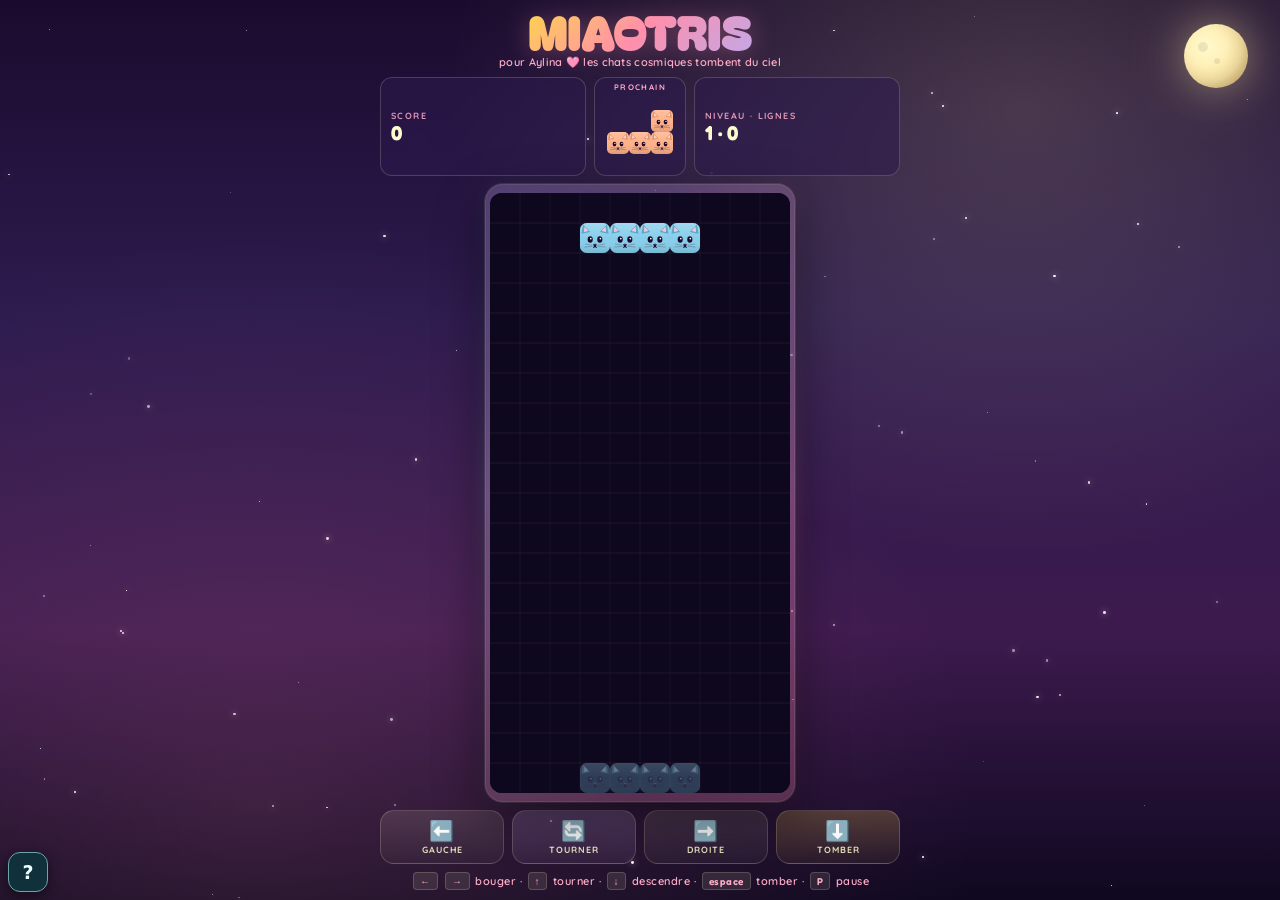
<file: index.html>
<!doctype html>
<html lang="fr">
<head>
<meta name="description" content="Miaotris — jeu d'arcade félin inspiré de Tetris · Studio Niko Design">
<meta charset="utf-8">
<meta name="viewport" content="width=device-width, initial-scale=1, viewport-fit=cover, user-scalable=no">
<meta name="theme-color" content="#1a0b2e">
<title>MIAOTRIS — Pour Aylina 🌙</title>
<link rel="preconnect" href="https://fonts.googleapis.com">
<link rel="preconnect" href="https://fonts.gstatic.com" crossorigin>
<link href="https://fonts.googleapis.com/css2?family=Bagel+Fat+One&family=Fredoka:wght@500;600;700&family=Quicksand:wght@500;600;700&display=swap" rel="stylesheet">
<style>
:root{
  --night-1:#1a0b2e;
  --night-2:#2d1b4e;
  --night-3:#3d1a4e;
  --night-4:#0f0820;
  --moon:#fffacd;
  --moon-glow:#ffe9a8;
  --pink:#ff8fab;
  --pink-soft:#ffacc7;
  --mint:#a5f3d0;
  --sky:#87ceeb;
  --gold:#ffd54f;
  --lav:#c4a7e7;
  --peach:#ffb088;
  --coral:#ff8a80;
  --ink:#1a0b2e;
  --paper:#fffacd;
  --line:rgba(255,250,205,.18);
  --grid:rgba(255,250,205,.08);
}

*{box-sizing:border-box;margin:0;padding:0;-webkit-tap-highlight-color:transparent;-webkit-touch-callout:none}
html,body{
  height:100%;
  width:100%;
  overflow:hidden;
  overscroll-behavior:none;
  position:fixed;
  inset:0;
  -webkit-user-select:none;user-select:none;
  touch-action:none;
}

body{
  font-family:'Quicksand',system-ui,sans-serif;
  color:var(--paper);
  background:
    radial-gradient(ellipse at 80% 12%, rgba(255,234,168,.18), transparent 40%),
    radial-gradient(ellipse at 20% 90%, rgba(255,143,171,.14), transparent 50%),
    linear-gradient(180deg, var(--night-1) 0%, var(--night-2) 35%, var(--night-3) 70%, var(--night-4) 100%);
  padding:env(safe-area-inset-top) env(safe-area-inset-right) env(safe-area-inset-bottom) env(safe-area-inset-left);
  display:flex;flex-direction:column;
}

/* ETOILES SCINTILLANTES */
.stars{position:fixed;inset:0;pointer-events:none;z-index:0;overflow:hidden}
.star{position:absolute;background:#fff;border-radius:50%;box-shadow:0 0 6px rgba(255,255,255,.8);animation:twinkle linear infinite}
@keyframes twinkle{
  0%,100%{opacity:.2;transform:scale(.8)}
  50%{opacity:1;transform:scale(1.2)}
}

/* LUNE */
.moon{
  position:fixed;top:24px;right:32px;width:64px;height:64px;
  border-radius:50%;
  background:radial-gradient(circle at 35% 35%, var(--moon) 0%, var(--moon-glow) 60%, #d4a85f 100%);
  box-shadow:0 0 40px rgba(255,234,168,.4), 0 0 80px rgba(255,234,168,.2), inset -8px -8px 16px rgba(0,0,0,.15);
  z-index:1;
  animation:moonFloat 12s ease-in-out infinite;
}
@keyframes moonFloat{
  0%,100%{transform:translateY(0) rotate(0deg)}
  50%{transform:translateY(-8px) rotate(3deg)}
}
.moon::before,.moon::after{
  content:'';position:absolute;border-radius:50%;background:rgba(0,0,0,.08);
}
.moon::before{width:10px;height:10px;top:18px;left:14px}
.moon::after{width:6px;height:6px;top:34px;left:30px}

/* SHELL */
.app{
  position:relative;z-index:2;
  display:flex;flex-direction:column;align-items:center;
  flex:1 1 auto;
  width:100%;height:100%;min-height:0;
  padding:8px 10px 10px;
  gap:8px;
  overflow:hidden;
}

header{
  text-align:center;
  display:flex;flex-direction:column;align-items:center;gap:0;
  flex:0 0 auto;
}
h1{
  font-family:'Bagel Fat One',cursive;
  font-size:clamp(28px,7vw,46px);
  letter-spacing:1px;
  line-height:1;
  background:linear-gradient(135deg,#ffd54f 0%,#ff8fab 50%,#c4a7e7 100%);
  -webkit-background-clip:text;background-clip:text;
  -webkit-text-fill-color:transparent;
  filter:drop-shadow(0 2px 12px rgba(255,143,171,.3));
  animation:titleWiggle 6s ease-in-out infinite;
}
@keyframes titleWiggle{
  0%,100%{transform:rotate(-1deg)}
  50%{transform:rotate(1deg)}
}
.tag{
  font-family:'Quicksand',sans-serif;
  font-weight:600;font-size:11px;
  color:var(--pink-soft);
  letter-spacing:.3px;
  margin-top:1px;
}
.tag .heart{display:inline-block;animation:beat 1.4s ease-in-out infinite}
@keyframes beat{0%,100%{transform:scale(1)}30%{transform:scale(1.25)}}

/* HUD */
.hud{
  display:grid;grid-template-columns:1fr auto 1fr;
  gap:8px;width:100%;max-width:520px;align-items:stretch;
  flex:0 0 auto;
}
.stat{
  background:rgba(45,27,78,.55);
  backdrop-filter:blur(8px);-webkit-backdrop-filter:blur(8px);
  border:1px solid var(--line);
  border-radius:12px;
  padding:6px 10px;
  display:flex;flex-direction:column;justify-content:center;
}
.stat .label{
  font-size:9px;text-transform:uppercase;letter-spacing:1.4px;
  color:var(--pink-soft);font-weight:700;opacity:.85;
}
.stat .value{
  font-family:'Fredoka',sans-serif;font-weight:700;
  font-size:20px;color:var(--paper);line-height:1;margin-top:2px;
}
.next-wrap{
  display:flex;flex-direction:column;align-items:center;
  background:rgba(45,27,78,.55);
  border:1px solid var(--line);border-radius:12px;
  padding:4px 6px;
  backdrop-filter:blur(8px);-webkit-backdrop-filter:blur(8px);
}
.next-wrap .label{
  font-size:8px;text-transform:uppercase;letter-spacing:1.4px;
  color:var(--pink-soft);font-weight:700;
}
#nextCanvas{display:block;margin-top:1px;border-radius:6px}

/* JEU */
.board-wrap{
  position:relative;
  border-radius:18px;
  padding:5px;
  background:linear-gradient(160deg,rgba(196,167,231,.25),rgba(255,143,171,.2));
  box-shadow:0 16px 50px rgba(0,0,0,.45), 0 0 0 1px rgba(255,250,205,.12), inset 0 0 0 1px rgba(255,250,205,.08);
  flex:1 1 auto;
  display:flex;align-items:center;justify-content:center;
  min-height:0;
}
.board-wrap::before{
  content:'';position:absolute;inset:-2px;border-radius:20px;
  background:conic-gradient(from 0deg,transparent 0%,rgba(255,143,171,.4) 25%,transparent 50%,rgba(135,206,235,.4) 75%,transparent 100%);
  z-index:-1;filter:blur(8px);opacity:.5;
  animation:rotate 18s linear infinite;
}
@keyframes rotate{to{transform:rotate(360deg)}}
#gameCanvas{
  display:block;border-radius:12px;
  background:
    linear-gradient(180deg,rgba(15,8,32,.85),rgba(26,11,46,.95));
  box-shadow:inset 0 4px 20px rgba(0,0,0,.5);
  touch-action:none;
}

/* CONTROLES TACTILES */
.controls{
  display:grid;grid-template-columns:repeat(4,1fr);
  gap:8px;width:100%;max-width:520px;
  flex:0 0 auto;
}
.btn{
  font-family:'Quicksand',sans-serif;font-weight:700;
  font-size:13px;letter-spacing:.5px;
  background:linear-gradient(180deg,rgba(255,250,205,.12),rgba(255,250,205,.04));
  color:var(--paper);
  border:1.5px solid var(--line);
  border-radius:14px;
  padding:10px 4px 8px;
  display:flex;flex-direction:column;align-items:center;justify-content:center;gap:3px;
  cursor:pointer;
  user-select:none;-webkit-user-select:none;
  touch-action:manipulation;
  transition:transform .08s ease, background .15s ease, box-shadow .15s ease;
  min-height:54px;
}
.btn .ico{font-size:20px;line-height:1}
.btn .lbl{font-size:9px;opacity:.85;text-transform:uppercase;letter-spacing:1px}
.btn:active{
  transform:scale(.94);
  background:linear-gradient(180deg,rgba(255,143,171,.3),rgba(196,167,231,.2));
  box-shadow:0 0 24px rgba(255,143,171,.35);
}
.btn[data-key="rotate"]{background:linear-gradient(180deg,rgba(196,167,231,.25),rgba(196,167,231,.08))}
.btn[data-key="drop"]{background:linear-gradient(180deg,rgba(255,213,79,.22),rgba(255,213,79,.06))}

/* PAUSE / GAME OVER MODAL */
.modal{
  position:fixed;inset:0;display:flex;align-items:center;justify-content:center;
  background:rgba(15,8,32,.78);backdrop-filter:blur(10px);-webkit-backdrop-filter:blur(10px);
  z-index:50;
  opacity:0;pointer-events:none;
  transition:opacity .3s ease;
  padding:20px;
  overflow-y:auto;
  touch-action:pan-y;
  -webkit-overflow-scrolling:touch;
}
.modal.show{opacity:1;pointer-events:auto}
.card{
  background:linear-gradient(180deg,rgba(61,26,78,.95),rgba(45,27,78,.95));
  border:1.5px solid var(--line);
  border-radius:24px;padding:24px 22px;
  text-align:center;max-width:340px;width:100%;
  max-height:calc(100dvh - 40px);
  overflow-y:auto;
  touch-action:pan-y;
  -webkit-overflow-scrolling:touch;
  box-shadow:0 30px 80px rgba(0,0,0,.5);
  transform:scale(.9);transition:transform .35s cubic-bezier(.4,1.5,.5,1);
}
.modal.show .card{transform:scale(1)}
.card h2{
  font-family:'Bagel Fat One',cursive;font-size:34px;line-height:1;
  background:linear-gradient(135deg,var(--gold) 0%,var(--pink) 60%,var(--lav) 100%);
  -webkit-background-clip:text;background-clip:text;-webkit-text-fill-color:transparent;
}
.card .stats-row{
  display:flex;justify-content:space-around;margin:18px 0;gap:12px;
}
.card .stats-row > div{flex:1}
.card .stats-row .label{font-size:10px;letter-spacing:1.5px;text-transform:uppercase;color:var(--pink-soft);font-weight:700}
.card .stats-row .value{font-family:'Fredoka',sans-serif;font-weight:700;font-size:24px;color:var(--paper)}
.card p{font-size:14px;color:var(--pink-soft);margin:8px 0 18px;font-weight:500}
.card .cats-sleep{font-size:38px;letter-spacing:6px;animation:zZz 2.4s ease-in-out infinite}
@keyframes zZz{0%,100%{opacity:.7}50%{opacity:1}}
.btn-primary{
  font-family:'Bagel Fat One',cursive;font-size:18px;
  background:linear-gradient(135deg,var(--pink) 0%,var(--gold) 100%);
  color:var(--ink);border:none;border-radius:14px;
  padding:14px 32px;cursor:pointer;
  box-shadow:0 8px 24px rgba(255,143,171,.4);
  transition:transform .12s ease;
  letter-spacing:1px;
}
.btn-primary:active{transform:scale(.95)}

/* AIDE TOUCHE CLAVIER (desktop uniquement) */
.kbd-hint{
  display:none;font-size:11px;color:var(--pink-soft);
  text-align:center;font-weight:600;letter-spacing:.5px;
  flex:0 0 auto;
}
.kbd-hint kbd{
  display:inline-block;padding:2px 6px;margin:0 2px;
  background:rgba(255,250,205,.1);border:1px solid var(--line);
  border-radius:4px;font-family:'Fredoka';font-size:10px;
}

/* SCORE FLOAT */
.score-float{
  position:absolute;font-family:'Bagel Fat One',cursive;font-size:24px;
  color:var(--gold);text-shadow:0 2px 8px rgba(0,0,0,.6);
  pointer-events:none;z-index:5;
  animation:floatUp 1.2s cubic-bezier(.2,.8,.2,1) forwards;
}
@keyframes floatUp{
  0%{opacity:0;transform:translateY(0) scale(.8)}
  20%{opacity:1;transform:translateY(-15px) scale(1.1)}
  100%{opacity:0;transform:translateY(-80px) scale(.9)}
}

/* PETITS ECRANS */
@media (max-height:700px){
  .app{padding:6px 8px 8px;gap:6px}
  h1{font-size:clamp(24px,6vw,38px)}
  .tag{font-size:10px}
  .stat{padding:5px 8px;border-radius:10px}
  .stat .value{font-size:17px}
  .btn{min-height:48px;padding:8px 4px 6px}
  .btn .ico{font-size:18px}
  .btn .lbl{font-size:8px}
  .moon{width:42px;height:42px;top:10px;right:12px}
}
@media (max-width:380px){
  .moon{width:38px;height:38px;top:10px;right:10px}
  h1{font-size:30px}
  .btn .lbl{display:none}
  .btn{min-height:48px}
  .btn .ico{font-size:22px}
}

@media (min-width:768px) and (min-height:720px){
  .kbd-hint{display:block}
}

/* PAUSED OVERLAY */
.paused-banner{
  position:absolute;inset:5px;display:flex;align-items:center;justify-content:center;
  background:rgba(26,11,46,.7);backdrop-filter:blur(4px);
  border-radius:12px;font-family:'Bagel Fat One',cursive;font-size:32px;
  color:var(--gold);letter-spacing:2px;
  opacity:0;pointer-events:none;transition:opacity .25s ease;
}
.paused-banner.show{opacity:1}
</style>

<link rel="manifest" href="manifest.json">
</head>
<body>

<div class="stars" id="stars"></div>
<div class="moon" aria-hidden="true"></div>

<div class="app">
  <header>
    <h1>MIAOTRIS</h1>
    <div class="tag">pour Aylina <span class="heart">🩷</span> les chats cosmiques tombent du ciel</div>
  </header>

  <div class="hud">
    <div class="stat">
      <span class="label">Score</span>
      <span class="value" id="score">0</span>
    </div>
    <div class="next-wrap">
      <span class="label">Prochain</span>
      <canvas id="nextCanvas" width="80" height="80"></canvas>
    </div>
    <div class="stat">
      <span class="label">Niveau · Lignes</span>
      <span class="value"><span id="level">1</span> · <span id="lines">0</span></span>
    </div>
  </div>

  <div class="board-wrap" id="boardWrap">
    <canvas id="gameCanvas" width="300" height="600"></canvas>
    <div class="paused-banner" id="pausedBanner">PAUSE 😺</div>
  </div>

  <div class="controls">
    <button class="btn" data-key="left" aria-label="Gauche">
      <span class="ico">⬅️</span><span class="lbl">Gauche</span>
    </button>
    <button class="btn" data-key="rotate" aria-label="Tourner">
      <span class="ico">🔄</span><span class="lbl">Tourner</span>
    </button>
    <button class="btn" data-key="right" aria-label="Droite">
      <span class="ico">➡️</span><span class="lbl">Droite</span>
    </button>
    <button class="btn" data-key="drop" aria-label="Tomber">
      <span class="ico">⬇️</span><span class="lbl">Tomber</span>
    </button>
  </div>

  <div class="kbd-hint">
    <kbd>←</kbd> <kbd>→</kbd> bouger · <kbd>↑</kbd> tourner · <kbd>↓</kbd> descendre · <kbd>espace</kbd> tomber · <kbd>P</kbd> pause
  </div>
</div>

<div class="modal" id="gameOverModal">
  <div class="card">
    <h2 id="goverTitle">Bonne nuit les chats !</h2>
    <div class="cats-sleep">😴😺💤</div>
    <div class="stats-row">
      <div><div class="label">Score</div><div class="value" id="finalScore">0</div></div>
      <div><div class="label">Lignes</div><div class="value" id="finalLines">0</div></div>
      <div><div class="label">Record</div><div class="value" id="bestScore">0</div></div>
    </div>
    <p id="goverSub">Les chats sont fatigués. Veux-tu rejouer&nbsp;?</p>
    <button class="btn-primary" id="restartBtn">REJOUER 🌙</button>
  </div>
</div>

<script>/* Studio Niko · helpers vague C */
window.safeStorage = window.safeStorage || (function(){var mem=new Map(),ls=null;try{ls=window.localStorage;var t='__niko__';ls.setItem(t,'1');ls.removeItem(t);}catch(e){ls=null;}
return{getItem:function(k){try{return ls?ls.getItem(k):(mem.has(k)?mem.get(k):null);}catch(e){return mem.has(k)?mem.get(k):null;}},
setItem:function(k,v){try{if(ls){ls.setItem(k,String(v));return;}}catch(e){}mem.set(k,String(v));},
removeItem:function(k){try{if(ls)ls.removeItem(k);}catch(e){}mem.delete(k);},
clear:function(){try{if(ls)ls.clear();}catch(e){}mem.clear();},
key:function(i){try{if(ls)return ls.key(i);}catch(e){}var a=Array.from(mem.keys());return i<a.length?a[i]:null;},
get length(){try{if(ls)return ls.length;}catch(e){}return mem.size;}};})();
window.nikoFetch = window.nikoFetch || function(url,opts){function xhr(){opts=opts||{};return new Promise(function(res,rej){var x=new XMLHttpRequest();x.open((opts.method||'GET'),url,true);if(opts.headers){Object.keys(opts.headers).forEach(function(h){try{x.setRequestHeader(h,opts.headers[h]);}catch(e){}});}x.onload=function(){res({ok:x.status>=200&&x.status<300,status:x.status,statusText:x.statusText,url:url,text:function(){return Promise.resolve(x.responseText);},json:function(){return Promise.resolve(JSON.parse(x.responseText));},headers:{get:function(n){return x.getResponseHeader(n);}}});};x.onerror=function(){rej(new TypeError('Network request failed'));};x.send(opts.body||null);});}
if(window.fetch){return window.fetch(url,opts).catch(function(){return xhr();});}return xhr();};
</script>
<script>
'use strict';

/* ========================================================
   MIAOTRIS — Tetris cosmique pour Aylina
   Single-file HTML, canvas custom, Web Audio synth
   Studio Niko Design · Pour la fille de Niko
   ======================================================== */

/* --- safeStorage wrapper (incognito/iframe tolerant) --- */
const safeStorage = (() => {
  try { safeStorage.setItem('__t','1'); safeStorage.removeItem('__t'); return safeStorage; }
  catch(e){ const m={}; return { getItem:k=>m[k]??null, setItem:(k,v)=>{m[k]=String(v)}, removeItem:k=>{delete m[k]} }; }
})();

/* --- ETOILES BACKGROUND --- */
function buildStars(){
  const wrap = document.getElementById('stars');
  const frag = document.createDocumentFragment();
  const N = 80;
  for (let i=0;i<N;i++){
    const s = document.createElement('div');
    s.className = 'star';
    const size = Math.random()*2.4 + .6;
    s.style.width = size+'px';
    s.style.height = size+'px';
    s.style.left = Math.random()*100+'%';
    s.style.top = Math.random()*100+'%';
    s.style.animationDuration = (1.5 + Math.random()*4)+'s';
    s.style.animationDelay = (Math.random()*4)+'s';
    s.style.opacity = .3 + Math.random()*.7;
    frag.appendChild(s);
  }
  wrap.appendChild(frag);
}

/* --- AUDIO SYNTH (Web Audio API) --- */
let audioCtx = null;
function ac(){
  if (!audioCtx){
    try { audioCtx = new (window.AudioContext||window.webkitAudioContext)(); }
    catch(e){ return null; }
  }
  if (audioCtx.state === 'suspended') audioCtx.resume();
  return audioCtx;
}
function tone({freq=440, freq2=null, dur=.15, type='sine', vol=.18, attack=.005, release=.08}={}){
  const c = ac(); if (!c) return;
  const o = c.createOscillator();
  const g = c.createGain();
  o.type = type;
  o.frequency.setValueAtTime(freq, c.currentTime);
  if (freq2) o.frequency.exponentialRampToValueAtTime(freq2, c.currentTime + dur);
  g.gain.setValueAtTime(0, c.currentTime);
  g.gain.linearRampToValueAtTime(vol, c.currentTime + attack);
  g.gain.linearRampToValueAtTime(0, c.currentTime + dur + release);
  o.connect(g); g.connect(c.destination);
  o.start(); o.stop(c.currentTime + dur + release + .02);
}
function sndMove(){ tone({freq:520, dur:.04, type:'triangle', vol:.08}); }
function sndRotate(){ tone({freq:760, freq2:980, dur:.08, type:'triangle', vol:.1}); }
function sndLock(){ tone({freq:220, freq2:160, dur:.1, type:'sine', vol:.14}); }
function sndMiaou(){
  // 2 tons "miaou"
  tone({freq:680, freq2:980, dur:.1, type:'sine', vol:.16});
  setTimeout(()=>tone({freq:880, freq2:520, dur:.18, type:'sine', vol:.18}), 90);
}
function sndTetris(){
  // Arpège majeur + miaou
  const notes = [523, 659, 784, 1047]; // C E G C
  notes.forEach((f,i)=> setTimeout(()=>tone({freq:f, dur:.12, type:'triangle', vol:.16}), i*70));
  setTimeout(sndMiaou, 320);
}
function sndGameOver(){
  const notes = [392, 349, 294, 220];
  notes.forEach((f,i)=> setTimeout(()=>tone({freq:f, dur:.22, type:'sine', vol:.16}), i*120));
}

/* --- TETROMINOES --- */
const TETROMINOES = {
  I: [[0,0,0,0],[1,1,1,1],[0,0,0,0],[0,0,0,0]],
  O: [[1,1],[1,1]],
  T: [[0,1,0],[1,1,1],[0,0,0]],
  L: [[0,0,1],[1,1,1],[0,0,0]],
  J: [[1,0,0],[1,1,1],[0,0,0]],
  S: [[0,1,1],[1,1,0],[0,0,0]],
  Z: [[1,1,0],[0,1,1],[0,0,0]]
};

/* --- PALETTE CHATS (7 couleurs harmonieuses nuit étoilée) --- */
const CAT = {
  I: { body:'#87ceeb', ear:'#5ba8c9', innerEar:'#ffc4d6', shadow:'rgba(0,0,0,.18)', name:'Sky'   },
  O: { body:'#ffd54f', ear:'#e0b13a', innerEar:'#ffd9ec', shadow:'rgba(0,0,0,.16)', name:'Honey' },
  T: { body:'#c4a7e7', ear:'#9d80c4', innerEar:'#ffd9ec', shadow:'rgba(0,0,0,.18)', name:'Mauve' },
  L: { body:'#ffb088', ear:'#e09269', innerEar:'#ffd0c4', shadow:'rgba(0,0,0,.16)', name:'Peach' },
  J: { body:'#ff8a80', ear:'#d96b62', innerEar:'#ffd0c4', shadow:'rgba(0,0,0,.18)', name:'Coral' },
  S: { body:'#a5f3d0', ear:'#7fc9a8', innerEar:'#ffd9ec', shadow:'rgba(0,0,0,.16)', name:'Mint'  },
  Z: { body:'#ffacc7', ear:'#d985a6', innerEar:'#ffe1ec', shadow:'rgba(0,0,0,.16)', name:'Rose'  }
};
const TYPES = Object.keys(TETROMINOES);

/* --- DESSIN D'UN CHAT (cellule) --- */
function drawCat(ctx, x, y, size, type, blink=false){
  const p = CAT[type];
  const r = size*0.22;
  // Body rounded square
  ctx.fillStyle = p.body;
  ctx.beginPath();
  ctx.moveTo(x+r, y);
  ctx.arcTo(x+size, y, x+size, y+size, r);
  ctx.arcTo(x+size, y+size, x, y+size, r);
  ctx.arcTo(x, y+size, x, y, r);
  ctx.arcTo(x, y, x+size, y, r);
  ctx.closePath();
  ctx.fill();

  // Subtle inner highlight
  const grd = ctx.createLinearGradient(x, y, x, y+size);
  grd.addColorStop(0, 'rgba(255,255,255,.22)');
  grd.addColorStop(.5,'rgba(255,255,255,0)');
  grd.addColorStop(1, 'rgba(0,0,0,.12)');
  ctx.fillStyle = grd;
  ctx.fill();

  // Ears
  ctx.fillStyle = p.ear;
  // left ear
  ctx.beginPath();
  ctx.moveTo(x + size*0.10, y + size*0.04);
  ctx.lineTo(x + size*0.34, y + size*0.30);
  ctx.lineTo(x + size*0.05, y + size*0.36);
  ctx.closePath();
  ctx.fill();
  // right ear
  ctx.beginPath();
  ctx.moveTo(x + size*0.90, y + size*0.04);
  ctx.lineTo(x + size*0.66, y + size*0.30);
  ctx.lineTo(x + size*0.95, y + size*0.36);
  ctx.closePath();
  ctx.fill();

  // Inner ear (pink)
  ctx.fillStyle = p.innerEar;
  ctx.beginPath();
  ctx.moveTo(x + size*0.15, y + size*0.12);
  ctx.lineTo(x + size*0.28, y + size*0.27);
  ctx.lineTo(x + size*0.13, y + size*0.30);
  ctx.closePath();
  ctx.fill();
  ctx.beginPath();
  ctx.moveTo(x + size*0.85, y + size*0.12);
  ctx.lineTo(x + size*0.72, y + size*0.27);
  ctx.lineTo(x + size*0.87, y + size*0.30);
  ctx.closePath();
  ctx.fill();

  // Eyes
  if (blink){
    ctx.strokeStyle = '#1a0b2e';
    ctx.lineWidth = Math.max(1, size*0.05);
    ctx.lineCap = 'round';
    ctx.beginPath();
    ctx.arc(x + size*0.34, y + size*0.55, size*0.07, .15*Math.PI, .85*Math.PI);
    ctx.stroke();
    ctx.beginPath();
    ctx.arc(x + size*0.66, y + size*0.55, size*0.07, .15*Math.PI, .85*Math.PI);
    ctx.stroke();
  } else {
    ctx.fillStyle = '#1a0b2e';
    ctx.beginPath();
    ctx.ellipse(x + size*0.34, y + size*0.55, size*0.085, size*0.11, 0, 0, 2*Math.PI);
    ctx.fill();
    ctx.beginPath();
    ctx.ellipse(x + size*0.66, y + size*0.55, size*0.085, size*0.11, 0, 0, 2*Math.PI);
    ctx.fill();
    // shine
    ctx.fillStyle = '#fff';
    ctx.beginPath();
    ctx.arc(x + size*0.36, y + size*0.52, size*0.028, 0, 2*Math.PI);
    ctx.fill();
    ctx.beginPath();
    ctx.arc(x + size*0.68, y + size*0.52, size*0.028, 0, 2*Math.PI);
    ctx.fill();
  }

  // Nose
  ctx.fillStyle = '#ff6b9d';
  ctx.beginPath();
  ctx.moveTo(x + size*0.50, y + size*0.66);
  ctx.lineTo(x + size*0.44, y + size*0.71);
  ctx.lineTo(x + size*0.56, y + size*0.71);
  ctx.closePath();
  ctx.fill();

  // Mouth (small w)
  ctx.strokeStyle = '#1a0b2e';
  ctx.lineWidth = Math.max(.8, size*0.035);
  ctx.lineCap = 'round';
  ctx.beginPath();
  ctx.moveTo(x + size*0.50, y + size*0.71);
  ctx.lineTo(x + size*0.50, y + size*0.76);
  ctx.stroke();
  ctx.beginPath();
  ctx.arc(x + size*0.44, y + size*0.77, size*0.045, 1.6*Math.PI, .4*Math.PI);
  ctx.stroke();
  ctx.beginPath();
  ctx.arc(x + size*0.56, y + size*0.77, size*0.045, .6*Math.PI, 1.4*Math.PI);
  ctx.stroke();

  // Whiskers
  ctx.strokeStyle = 'rgba(0,0,0,.4)';
  ctx.lineWidth = Math.max(.5, size*0.018);
  ctx.beginPath();
  ctx.moveTo(x + size*0.40, y + size*0.74);
  ctx.lineTo(x + size*0.18, y + size*0.70);
  ctx.moveTo(x + size*0.40, y + size*0.78);
  ctx.lineTo(x + size*0.16, y + size*0.80);
  ctx.moveTo(x + size*0.60, y + size*0.74);
  ctx.lineTo(x + size*0.82, y + size*0.70);
  ctx.moveTo(x + size*0.60, y + size*0.78);
  ctx.lineTo(x + size*0.84, y + size*0.80);
  ctx.stroke();
}

/* --- PRERENDER chats (perf) --- */
const SPRITES = { open:{}, blink:{} };
function buildSprites(cellSize){
  for (const t of TYPES){
    for (const state of ['open','blink']){
      const c = document.createElement('canvas');
      c.width = cellSize; c.height = cellSize;
      const cx = c.getContext('2d');
      cx.imageSmoothingEnabled = true;
      drawCat(cx, 0, 0, cellSize, t, state === 'blink');
      SPRITES[state][t] = c;
    }
  }
}

/* --- ETAT DU JEU --- */
const COLS = 10, ROWS = 20;
let CELL = 30;
const game = {
  board: [],
  current: null,
  next: null,
  score: 0,
  lines: 0,
  level: 1,
  dropTimer: 0,
  dropInterval: 1000,
  lastTime: 0,
  running: true,
  over: false,
  paused: false,
  blinkPhase: 0,
  flashes: [],   // ligne flashes
  particles: [],
  scoreFloats: []
};

function emptyBoard(){
  const b = [];
  for (let r=0; r<ROWS; r++){
    b.push(new Array(COLS).fill(null));
  }
  return b;
}

function rotate(matrix){
  const N = matrix.length;
  const out = Array.from({length:N}, ()=> new Array(N).fill(0));
  for (let r=0; r<N; r++){
    for (let c=0; c<N; c++){
      out[c][N-1-r] = matrix[r][c];
    }
  }
  return out;
}

function spawnPiece(type){
  const shape = TETROMINOES[type].map(row => row.slice());
  const w = shape[0].length;
  return {
    type,
    shape,
    x: Math.floor((COLS - w)/2),
    y: type === 'I' ? -1 : 0
  };
}

function randomType(){
  return TYPES[Math.floor(Math.random()*TYPES.length)];
}

function collides(piece, dx=0, dy=0, shape=null){
  const s = shape || piece.shape;
  for (let r=0; r<s.length; r++){
    for (let c=0; c<s[r].length; c++){
      if (!s[r][c]) continue;
      const nx = piece.x + c + dx;
      const ny = piece.y + r + dy;
      if (nx < 0 || nx >= COLS || ny >= ROWS) return true;
      if (ny >= 0 && game.board[ny][nx]) return true;
    }
  }
  return false;
}

function lockPiece(){
  const p = game.current;
  for (let r=0; r<p.shape.length; r++){
    for (let c=0; c<p.shape[r].length; c++){
      if (p.shape[r][c]){
        const ny = p.y + r;
        const nx = p.x + c;
        if (ny < 0){
          // Topped out
          gameOver();
          return;
        }
        game.board[ny][nx] = p.type;
      }
    }
  }
  sndLock();
  clearLines();
  if (!game.over){
    game.current = game.next;
    game.next = spawnPiece(randomType());
    if (collides(game.current)){
      gameOver();
    }
  }
}

function clearLines(){
  let cleared = 0;
  const clearedRows = [];
  for (let r=ROWS-1; r>=0; r--){
    if (game.board[r].every(cell => cell !== null)){
      clearedRows.push(r);
      cleared++;
    }
  }
  if (cleared === 0) return;

  // Animation flash
  game.flashes.push({rows: clearedRows.slice(), t: 0, dur: 350});

  // Particules: chaque cell explose en étoiles
  for (const r of clearedRows){
    for (let c=0; c<COLS; c++){
      const type = game.board[r][c];
      if (!type) continue;
      const cx = c*CELL + CELL/2;
      const cy = r*CELL + CELL/2;
      for (let i=0; i<6; i++){
        game.particles.push({
          x: cx, y: cy,
          vx: (Math.random()-.5)*4,
          vy: (Math.random()-.5)*4 - 2,
          life: 1, decay: .015 + Math.random()*.01,
          size: 2 + Math.random()*3,
          color: CAT[type].body,
          rot: Math.random()*Math.PI*2,
          rotSpeed: (Math.random()-.5)*.2
        });
      }
    }
  }

  // Score
  const points = [0, 100, 300, 500, 800][cleared] * game.level;
  game.score += points;
  game.lines += cleared;
  const newLevel = Math.floor(game.lines/10) + 1;
  if (newLevel !== game.level){
    game.level = newLevel;
    game.dropInterval = Math.max(80, 1000 - (game.level-1)*80);
  }

  // Score float
  const lastRow = Math.min(...clearedRows);
  game.scoreFloats.push({
    text: '+' + points,
    x: COLS*CELL/2,
    y: lastRow*CELL,
    t: 0, dur: 1200
  });

  // Sons
  if (cleared === 4) sndTetris();
  else sndMiaou();

  // Retire les lignes après le flash (simple: après 350ms)
  setTimeout(() => {
    const sorted = clearedRows.slice().sort((a,b)=>a-b);
    for (const r of sorted){
      game.board.splice(r, 1);
      game.board.unshift(new Array(COLS).fill(null));
    }
    updateHUD();
  }, 350);
}

function move(dx){
  if (!game.current || game.over || game.paused) return;
  if (!collides(game.current, dx, 0)){
    game.current.x += dx;
    sndMove();
  }
}
function softDrop(){
  if (!game.current || game.over || game.paused) return;
  if (!collides(game.current, 0, 1)){
    game.current.y += 1;
    game.score += 1;
    updateHUD();
  } else {
    lockPiece();
  }
}
function hardDrop(){
  if (!game.current || game.over || game.paused) return;
  let d = 0;
  while (!collides(game.current, 0, d+1)){ d++; }
  game.current.y += d;
  game.score += d * 2;
  updateHUD();
  lockPiece();
}
function rotateCurrent(){
  if (!game.current || game.over || game.paused) return;
  if (game.current.type === 'O') return;
  const rotated = rotate(game.current.shape);
  // wall-kick basique
  const kicks = [0, -1, 1, -2, 2];
  for (const k of kicks){
    if (!collides(game.current, k, 0, rotated)){
      game.current.x += k;
      game.current.shape = rotated;
      sndRotate();
      return;
    }
  }
}

/* --- HUD --- */
function updateHUD(){
  document.getElementById('score').textContent = game.score;
  document.getElementById('level').textContent = game.level;
  document.getElementById('lines').textContent = game.lines;
}

/* --- GAME OVER --- */
function gameOver(){
  if (game.over) return;
  game.over = true;
  game.running = false;
  sndGameOver();
  const best = Math.max(parseInt(safeStorage.getItem('miaotris_best')||'0', 10), game.score);
  safeStorage.setItem('miaotris_best', String(best));
  document.getElementById('finalScore').textContent = game.score;
  document.getElementById('finalLines').textContent = game.lines;
  document.getElementById('bestScore').textContent = best;
  if (game.score === best && game.score > 0){
    document.getElementById('goverTitle').textContent = 'Nouveau record ! 🌟';
    document.getElementById('goverSub').textContent = 'Aylina, tu es la reine des chats cosmiques !';
  } else {
    document.getElementById('goverTitle').textContent = 'Bonne nuit les chats !';
    document.getElementById('goverSub').textContent = 'Les chats sont fatigués. Veux-tu rejouer ?';
  }
  document.getElementById('gameOverModal').classList.add('show');
}

function restart(){
  game.board = emptyBoard();
  game.score = 0;
  game.lines = 0;
  game.level = 1;
  game.dropInterval = 1000;
  game.dropTimer = 0;
  game.over = false;
  game.running = true;
  game.paused = false;
  game.flashes = [];
  game.particles = [];
  game.scoreFloats = [];
  game.current = spawnPiece(randomType());
  game.next = spawnPiece(randomType());
  document.getElementById('gameOverModal').classList.remove('show');
  document.getElementById('pausedBanner').classList.remove('show');
  updateHUD();
}

function togglePause(){
  if (game.over) return;
  game.paused = !game.paused;
  document.getElementById('pausedBanner').classList.toggle('show', game.paused);
}

/* --- RENDU --- */
const canvas = document.getElementById('gameCanvas');
const ctx = canvas.getContext('2d');
const nextCanvas = document.getElementById('nextCanvas');
const nctx = nextCanvas.getContext('2d');

function drawBoard(){
  // background
  ctx.fillStyle = 'rgba(15,8,32,.92)';
  ctx.fillRect(0, 0, canvas.width, canvas.height);

  // grid
  ctx.strokeStyle = 'rgba(255,250,205,.05)';
  ctx.lineWidth = 1;
  for (let c=1; c<COLS; c++){
    ctx.beginPath();
    ctx.moveTo(c*CELL, 0);
    ctx.lineTo(c*CELL, ROWS*CELL);
    ctx.stroke();
  }
  for (let r=1; r<ROWS; r++){
    ctx.beginPath();
    ctx.moveTo(0, r*CELL);
    ctx.lineTo(COLS*CELL, r*CELL);
    ctx.stroke();
  }
}

function drawCell(type, col, row, blink=false, alpha=1){
  if (alpha < 1) ctx.globalAlpha = alpha;
  const sprite = (blink ? SPRITES.blink : SPRITES.open)[type];
  if (sprite) ctx.drawImage(sprite, col*CELL, row*CELL);
  else drawCat(ctx, col*CELL, row*CELL, CELL, type, blink);
  if (alpha < 1) ctx.globalAlpha = 1;
}

function drawPiece(piece, ghost=false){
  if (!piece) return;
  for (let r=0; r<piece.shape.length; r++){
    for (let c=0; c<piece.shape[r].length; c++){
      if (piece.shape[r][c]){
        const row = piece.y + r;
        const col = piece.x + c;
        if (row < 0) continue;
        if (ghost){
          ctx.globalAlpha = .25;
          drawCell(piece.type, col, row, false, 1);
          ctx.globalAlpha = 1;
        } else {
          // 8% chance random blink for current piece
          const blink = (piece === game.current) && (game.blinkPhase > .92);
          drawCell(piece.type, col, row, blink);
        }
      }
    }
  }
}

function drawGhost(){
  if (!game.current || game.over) return;
  const ghost = { ...game.current, shape: game.current.shape };
  let d = 0;
  while (!collides(ghost, 0, d+1)) d++;
  ghost.y = game.current.y + d;
  if (ghost.y === game.current.y) return; // déjà au fond
  drawPiece(ghost, true);
}

function drawFlashes(){
  if (game.flashes.length === 0) return;
  for (const f of game.flashes){
    const progress = Math.min(1, f.t / f.dur);
    const alpha = (1 - progress) * .8;
    ctx.fillStyle = `rgba(255,250,205,${alpha})`;
    for (const r of f.rows){
      ctx.fillRect(0, r*CELL, COLS*CELL, CELL);
    }
  }
}

function updateAndDrawParticles(dt){
  for (let i = game.particles.length-1; i>=0; i--){
    const p = game.particles[i];
    p.x += p.vx;
    p.y += p.vy;
    p.vy += .12; // gravity
    p.rot += p.rotSpeed;
    p.life -= p.decay;
    if (p.life <= 0){ game.particles.splice(i, 1); continue; }
    ctx.save();
    ctx.globalAlpha = Math.max(0, p.life);
    ctx.translate(p.x, p.y);
    ctx.rotate(p.rot);
    ctx.fillStyle = p.color;
    // étoile 5 branches
    drawStar(ctx, 0, 0, p.size, p.size*.4, 5);
    ctx.restore();
  }
  ctx.globalAlpha = 1;
}

function drawStar(ctx, x, y, outer, inner, points){
  ctx.beginPath();
  for (let i=0; i<points*2; i++){
    const r = i % 2 === 0 ? outer : inner;
    const a = (Math.PI / points) * i - Math.PI/2;
    const px = x + Math.cos(a)*r;
    const py = y + Math.sin(a)*r;
    if (i === 0) ctx.moveTo(px, py);
    else ctx.lineTo(px, py);
  }
  ctx.closePath();
  ctx.fill();
}

function updateAndDrawFloats(dt){
  const wrap = document.getElementById('boardWrap');
  for (let i = game.scoreFloats.length-1; i>=0; i--){
    const f = game.scoreFloats[i];
    f.t += dt;
    if (f.t >= f.dur){ game.scoreFloats.splice(i, 1); continue; }
    const progress = f.t / f.dur;
    const alpha = progress < .2 ? progress*5 : (1 - (progress-.2)/.8);
    const dy = -progress * 60;
    ctx.save();
    ctx.globalAlpha = Math.max(0, alpha);
    const fs = Math.max(16, Math.round(CELL * 0.75));
    ctx.font = `bold ${fs}px "Bagel Fat One", cursive`;
    ctx.fillStyle = '#ffd54f';
    ctx.strokeStyle = '#1a0b2e';
    ctx.lineWidth = Math.max(2, fs * 0.18);
    ctx.textAlign = 'center';
    ctx.strokeText(f.text, f.x, f.y + dy);
    ctx.fillText(f.text, f.x, f.y + dy);
    ctx.restore();
  }
  ctx.globalAlpha = 1;
}

function drawNext(){
  nctx.clearRect(0, 0, nextCanvas.width, nextCanvas.height);
  if (!game.next) return;
  const shape = game.next.shape;
  const N = shape.length;
  // Bounding box
  let minR=N, maxR=-1, minC=N, maxC=-1;
  for (let r=0; r<N; r++){
    for (let c=0; c<N; c++){
      if (shape[r][c]){
        if (r<minR) minR=r;
        if (r>maxR) maxR=r;
        if (c<minC) minC=c;
        if (c>maxC) maxC=c;
      }
    }
  }
  const w = maxC - minC + 1;
  const h = maxR - minR + 1;
  const cell = Math.min(nextCanvas.width / (w+0.5), nextCanvas.height / (h+0.5), 22);
  const offX = (nextCanvas.width - w*cell)/2;
  const offY = (nextCanvas.height - h*cell)/2;
  for (let r=0; r<N; r++){
    for (let c=0; c<N; c++){
      if (shape[r][c]){
        drawCat(nctx, offX + (c-minC)*cell, offY + (r-minR)*cell, cell, game.next.type, false);
      }
    }
  }
}

function render(dt){
  drawBoard();
  // board cells
  for (let r=0; r<ROWS; r++){
    for (let c=0; c<COLS; c++){
      const t = game.board[r][c];
      if (t){
        const blink = game.blinkPhase > .96 && Math.random() < .02;
        drawCell(t, c, r, false);
      }
    }
  }
  // ghost
  drawGhost();
  // current
  drawPiece(game.current, false);
  // flashes
  drawFlashes();
  // particles
  updateAndDrawParticles(dt);
  // score floats
  updateAndDrawFloats(dt);
  // next preview
  drawNext();
}

/* --- BOUCLE PRINCIPALE --- */
function loop(t){
  if (!game.lastTime) game.lastTime = t;
  const dt = t - game.lastTime;
  game.lastTime = t;

  game.blinkPhase += dt/3000;
  if (game.blinkPhase > 1) game.blinkPhase -= 1;

  // Flash timing
  for (let i=game.flashes.length-1; i>=0; i--){
    game.flashes[i].t += dt;
    if (game.flashes[i].t >= game.flashes[i].dur){
      game.flashes.splice(i, 1);
    }
  }

  if (!game.paused && !game.over){
    game.dropTimer += dt;
    if (game.dropTimer >= game.dropInterval){
      game.dropTimer = 0;
      if (game.current && !collides(game.current, 0, 1)){
        game.current.y += 1;
      } else if (game.current){
        lockPiece();
      }
    }
  }

  render(dt);
  requestAnimationFrame(loop);
}

/* --- LAYOUT RESPONSIVE ---
   Calcule dynamiquement la taille de cellule pour que tout
   l'UI (header + HUD + canvas + controls) tienne dans la fenêtre.
   Re-buildés les sprites à chaque changement de taille. */
function computeLayout(){
  // Hauteurs des éléments fixes
  const header = document.querySelector('header');
  const hud = document.querySelector('.hud');
  const controls = document.querySelector('.controls');
  const kbd = document.querySelector('.kbd-hint');

  const reservedH =
    (header?.offsetHeight || 0) +
    (hud?.offsetHeight || 0) +
    (controls?.offsetHeight || 0) +
    (kbd && getComputedStyle(kbd).display !== 'none' ? kbd.offsetHeight : 0) +
    8 * 4 + // gaps (.app gap=8 × 4 espaces)
    8 * 2 + // .app padding-top + bottom
    10;     // safety margin

  // Safe-area
  const cs = getComputedStyle(document.body);
  const safeT = parseInt(cs.paddingTop) || 0;
  const safeB = parseInt(cs.paddingBottom) || 0;
  const safeL = parseInt(cs.paddingLeft) || 0;
  const safeR = parseInt(cs.paddingRight) || 0;

  const vw = window.innerWidth - safeL - safeR;
  const vh = window.innerHeight - safeT - safeB;

  const availH = Math.max(120, vh - reservedH);
  const availW = Math.max(120, Math.min(vw - 30, 520) - 12); // padding board-wrap = 5*2 + safety

  // CELL doit être entier pour un rendu net
  const cellByH = Math.floor(availH / ROWS);
  const cellByW = Math.floor(availW / COLS);
  const newCell = Math.max(14, Math.min(cellByH, cellByW, 40));

  if (newCell !== CELL || canvas.width !== COLS * newCell){
    CELL = newCell;
    canvas.width = COLS * CELL;
    canvas.height = ROWS * CELL;
    buildSprites(CELL);
  }

  // Next preview proportionnel (4 cells max + petit padding)
  const nextSize = Math.max(56, Math.min(80, CELL * 2.6));
  if (nextCanvas.width !== Math.round(nextSize)){
    nextCanvas.width = Math.round(nextSize);
    nextCanvas.height = Math.round(nextSize);
  }
}
const keyHandlers = {
  ArrowLeft: () => move(-1),
  ArrowRight: () => move(1),
  ArrowDown: () => softDrop(),
  ArrowUp: () => rotateCurrent(),
  ' ': () => hardDrop(),
  Spacebar: () => hardDrop(),
  p: () => togglePause(),
  P: () => togglePause(),
  q: () => move(-1),
  d: () => move(1),
  s: () => softDrop(),
  z: () => rotateCurrent()
};

window.addEventListener('keydown', e => {
  ac(); // unlock audio
  const fn = keyHandlers[e.key];
  if (fn){ e.preventDefault(); fn(); }
});

// Boutons tactiles
const btnActions = { left: () => move(-1), right: () => move(1), rotate: () => rotateCurrent(), drop: () => hardDrop() };
document.querySelectorAll('.btn[data-key]').forEach(btn => {
  const k = btn.dataset.key;
  let repeatTimer = null;
  let initialDelay = null;
  const start = (e) => {
    e.preventDefault();
    ac();
    btnActions[k]();
    if (k === 'left' || k === 'right'){
      initialDelay = setTimeout(() => {
        repeatTimer = setInterval(() => btnActions[k](), 80);
      }, 250);
    }
  };
  const stop = () => {
    clearTimeout(initialDelay);
    clearInterval(repeatTimer);
    repeatTimer = null;
    initialDelay = null;
  };
  btn.addEventListener('touchstart', start, {passive: false});
  btn.addEventListener('mousedown', start);
  btn.addEventListener('touchend', stop);
  btn.addEventListener('mouseup', stop);
  btn.addEventListener('mouseleave', stop);
  btn.addEventListener('touchcancel', stop);
});

// Restart
document.getElementById('restartBtn').addEventListener('click', () => { ac(); restart(); });

// Tap on board to pause (mobile)
document.getElementById('gameCanvas').addEventListener('click', () => { ac(); });

// Prevent scroll on touch
document.addEventListener('touchmove', e => {
  if (e.target.closest('.board-wrap, .controls, .hud, header')) {
    e.preventDefault();
  }
}, {passive: false});

/* --- INIT --- */
buildStars();
computeLayout();   // dimensionne canvas + buildSprites avec la bonne CELL
restart();
// Affichage best initial dans la modale
document.getElementById('bestScore').textContent = safeStorage.getItem('miaotris_best') || '0';

// Resize / orientation : recalcule layout. Debounce pour éviter le thrash.
let _resizeTO = null;
function onResize(){
  clearTimeout(_resizeTO);
  _resizeTO = setTimeout(() => {
    computeLayout();
  }, 80);
}
window.addEventListener('resize', onResize);
window.addEventListener('orientationchange', () => {
  // sur iOS, attendre que le reflow soit fait
  setTimeout(computeLayout, 200);
  setTimeout(computeLayout, 500);
});

// Recalcule après chargement fonts (les hauteurs header/HUD changent quand les fonts arrivent)
if (document.fonts && document.fonts.ready){
  document.fonts.ready.then(() => setTimeout(computeLayout, 50));
}

// Visibilité : pause auto quand app passe en arrière-plan (économie batterie)
document.addEventListener('visibilitychange', () => {
  if (document.hidden && !game.over && !game.paused){
    game.paused = true;
    document.getElementById('pausedBanner').classList.add('show');
  }
});

requestAnimationFrame(loop);

console.log('🐱 MIAOTRIS — Prêt à jouer pour Aylina !');
</script>
<!-- STUDIO NIKO — MODE D'EMPLOI INTÉGRÉ. Conserver ce bloc lors d'une mise à jour. -->
<style id="studio-niko-guide-style">
#studio-niko-embedded-guide{all:initial!important;display:block!important;position:fixed!important;z-index:2147483000!important;right:max(12px,env(safe-area-inset-right,0px))!important;bottom:max(12px,env(safe-area-inset-bottom,0px))!important;width:auto!important;height:auto!important;max-width:calc(100vw - 24px)!important;font:13px/1.65 system-ui,-apple-system,BlinkMacSystemFont,"Segoe UI",sans-serif!important;color:#e9f5f4!important;direction:ltr!important}
#studio-niko-embedded-guide *,#studio-niko-embedded-guide *::before,#studio-niko-embedded-guide *::after{box-sizing:border-box!important}
#studio-niko-embedded-guide>summary{all:initial!important;display:flex!important;align-items:center!important;gap:9px!important;list-style:none!important;cursor:pointer!important;user-select:none!important;white-space:nowrap!important;border:1px solid #6ea4a8!important;border-radius:999px!important;background:#10303b!important;color:#efffff!important;padding:11px 15px!important;box-shadow:0 8px 35px #0009!important;font:700 12px/1.2 system-ui,sans-serif!important;letter-spacing:.015em!important}
#studio-niko-embedded-guide>summary::-webkit-details-marker{display:none!important}
#studio-niko-embedded-guide>summary:focus-visible{outline:3px solid #e9c38e!important;outline-offset:3px!important}
#studio-niko-embedded-guide>summary .sn-guide-question{display:grid!important;place-items:center!important;width:23px!important;height:23px!important;border-radius:50%!important;background:#c1d9d7!important;color:#15222b!important;font:800 15px system-ui,sans-serif!important}
#studio-niko-embedded-guide[open]>summary{background:#385363!important}
#studio-niko-embedded-guide .sn-guide-sheet{all:initial!important;display:block!important;position:absolute!important;bottom:calc(100% + 10px)!important;right:0!important;width:min(405px,calc(100vw - 24px))!important;max-height:min(76vh,680px)!important;overflow-y:auto!important;overscroll-behavior:contain!important;border:1px solid #557e86!important;border-radius:13px!important;background:#0d2130!important;box-shadow:0 30px 100px #000c!important;padding:22px!important;color:#eaf3f4!important;font:13px/1.7 system-ui,-apple-system,BlinkMacSystemFont,"Segoe UI",sans-serif!important;text-align:left!important}
#studio-niko-embedded-guide .sn-guide-caption{display:block!important;font:800 9px/1.6 system-ui,sans-serif!important;letter-spacing:.12em!important;color:#85bdbf!important;margin:0 0 12px!important;text-transform:uppercase!important}
#studio-niko-embedded-guide h2{all:unset!important;display:block!important;font:750 22px/1.25 system-ui,sans-serif!important;letter-spacing:-.035em!important;color:#fff!important;margin:0 0 12px!important}
#studio-niko-embedded-guide h3{all:unset!important;display:block!important;font:750 13px/1.4 system-ui,sans-serif!important;color:#b9e1df!important;margin:20px 0 8px!important}
#studio-niko-embedded-guide p,#studio-niko-embedded-guide li{all:unset!important;display:block!important;font:400 12px/1.8 system-ui,sans-serif!important;color:#c2d3dc!important;margin:0!important}
#studio-niko-embedded-guide ol{all:unset!important;display:block!important;counter-reset:sn-help-step!important;margin:0!important;padding:0!important}
#studio-niko-embedded-guide li{counter-increment:sn-help-step!important;display:flex!important;gap:11px!important;margin:9px 0!important}
#studio-niko-embedded-guide li::before{content:counter(sn-help-step,decimal-leading-zero)!important;color:#98cbc8!important;font:700 11px/1.85 system-ui,sans-serif!important;flex:none!important}
#studio-niko-embedded-guide .sn-guide-warning{display:block!important;margin-top:15px!important;border-left:3px solid #d6ba8f!important;padding:10px 13px!important;background:#342d29!important;color:#ecdec7!important;font:500 12px/1.7 system-ui,sans-serif!important}
#studio-niko-embedded-guide .sn-guide-links{display:flex!important;flex-wrap:wrap!important;gap:8px!important;margin-top:18px!important;border-top:1px solid #3e5a68!important;padding-top:14px!important}
#studio-niko-embedded-guide .sn-guide-links a{all:unset!important;display:inline-block!important;cursor:pointer!important;padding:9px 11px!important;border:1px solid #638f92!important;border-radius:5px!important;color:#def5f4!important;text-decoration:none!important;font:700 11px/1.4 system-ui,sans-serif!important}
#studio-niko-embedded-guide .sn-guide-links a:hover{background:#254550!important}
@media(max-width:480px){#studio-niko-embedded-guide .sn-guide-sheet{max-height:calc(100dvh - 115px)!important;padding:18px!important}}
@media(prefers-reduced-motion:reduce){#studio-niko-embedded-guide *{transition:none!important;animation:none!important}}
/* STUDIO-NIKO-GUIDE-V2: aide compacte, mobile et non bloquante */
#studio-niko-embedded-guide{z-index:70!important;left:max(8px,env(safe-area-inset-left,0px))!important;right:auto!important;bottom:max(8px,env(safe-area-inset-bottom,0px))!important;width:38px!important;max-width:38px!important;pointer-events:none!important}
#studio-niko-embedded-guide[open]{z-index:1500!important}
#studio-niko-embedded-guide>summary{display:grid!important;place-items:center!important;gap:0!important;width:38px!important;height:38px!important;min-height:38px!important;padding:0!important;border-radius:12px!important;box-shadow:0 3px 12px #0007!important;pointer-events:auto!important;touch-action:manipulation!important}
#studio-niko-embedded-guide>summary .sn-guide-question{width:32px!important;height:32px!important;background:transparent!important;color:#efffff!important;font:800 19px/1 system-ui,sans-serif!important}
#studio-niko-embedded-guide>summary .sn-guide-label{display:none!important}
#studio-niko-embedded-guide .sn-guide-sheet{left:0!important;right:auto!important;pointer-events:auto!important;max-height: min(68dvh,600px)!important;padding:14px 16px 17px!important;width:min(390px,calc(100vw - 20px))!important;box-shadow:0 16px 55px #000b!important}
#studio-niko-embedded-guide .sn-guide-actions{display:flex!important;align-items:center!important;justify-content:space-between!important;gap:8px!important;position:sticky!important;top:-14px!important;z-index:2!important;padding:7px 0 10px!important;background:#0d2130!important}
#studio-niko-embedded-guide .sn-guide-actions button{all:unset!important;box-sizing:border-box!important;display:inline-flex!important;justify-content:center!important;align-items:center!important;cursor:pointer!important;color:#e5ffff!important;background:#183946!important;border:1px solid #548e99!important;border-radius:8px!important;padding:7px 10px!important;font:700 12px/1.2 system-ui,sans-serif!important;min-height:34px!important;touch-action:manipulation!important}
#studio-niko-embedded-guide .sn-guide-actions button:focus-visible{outline:2px solid #e9c38e!important;outline-offset:2px!important}
#studio-niko-embedded-guide[data-dock="right"]{left:auto!important;right:max(8px,env(safe-area-inset-right,0px))!important}
#studio-niko-embedded-guide[data-dock="right"] .sn-guide-sheet{left:auto!important;right:0!important}
@media(max-width:480px){
  #studio-niko-embedded-guide .sn-guide-sheet{max-height:min(65dvh,540px)!important;padding:12px 14px 15px!important}
  #studio-niko-embedded-guide .sn-guide-actions{top:-12px!important}
}
@media(max-height:460px){
  #studio-niko-embedded-guide{top:max(6px,env(safe-area-inset-top,0px))!important;bottom:auto!important}
  #studio-niko-embedded-guide .sn-guide-sheet{top:calc(100% + 8px)!important;bottom:auto!important;max-height:calc(100dvh - 60px)!important}
}
</style>
<details id="studio-niko-embedded-guide" role="region" aria-label="Mode d'emploi de miaotris">
  <summary aria-label="Mode d’emploi" title="Ouvrir le mode d’emploi"><span class="sn-guide-question" aria-hidden="true">?</span><span class="sn-guide-label">Mode d’emploi</span></summary>
  <section class="sn-guide-sheet" aria-labelledby="studio-niko-guide-title">
<div class="sn-guide-actions"><button class="sn-guide-dock" type="button" aria-label="Déplacer le bouton d'aide de l'autre côté">Changer de côté</button><button class="sn-guide-close" type="button">Fermer ×</button></div>
    <span class="sn-guide-caption">STUDIO NIKO / GUIDE INTÉGRÉ</span>
    <h2 id="studio-niko-guide-title">miaotris</h2>
    <p>Jeu de blocs félin dans le navigateur.</p>
    <h3>Premiers pas</h3>
    <ol><li>Ouvrez l&#39;interface du jeu et démarrez la partie.</li><li>Utilisez les touches ou commandes tactiles indiquées.</li><li>Suivez la progression et recommencez une partie pour améliorer votre score.</li></ol>
    <h3>Avant de commencer</h3>
    <p>Les commandes et les performances varient selon le téléphone et le navigateur.</p>
    
    <h3>En cas de problème</h3>
    <p>En cas de page vide ou d&#39;erreur : rechargez une fois, vérifiez la connexion et les permissions ; sur une PWA déjà installée, fermez-la puis rouvrez-la pour actualiser son cache. Consultez le dépôt GitHub si le problème persiste.</p>
    <div class="sn-guide-links">
      <a href="https://github.com/Nikoju1977/miaotris" target="_blank" rel="noopener noreferrer">Documentation et code ↗</a>
      <a href="https://studio-niko-hub.vercel.app/#catalogue" target="_blank" rel="noopener noreferrer">Studio Niko Hub ↗</a>
    </div>
  </section>
</details>
<script>
/* STUDIO-NIKO-GUIDE-V2: fermeture et préférence locale facultative */
(function(){
  'use strict';
  var guide=document.getElementById('studio-niko-embedded-guide');
  if(!guide)return;
  var trigger=guide.querySelector('summary');
  try{if(localStorage.getItem('studio-niko-guide-dock')==='right')guide.dataset.dock='right';}catch(e){}
  guide.querySelector('.sn-guide-close').addEventListener('click',function(){guide.open=false;trigger.focus();});
  guide.querySelector('.sn-guide-dock').addEventListener('click',function(){
    guide.dataset.dock=guide.dataset.dock==='right'?'left':'right';
    try{localStorage.setItem('studio-niko-guide-dock',guide.dataset.dock);}catch(e){}
  });
  document.addEventListener('keydown',function(e){
    if(e.key==='Escape'&&guide.open){guide.open=false;trigger.focus();}
  });
  document.addEventListener('pointerdown',function(e){if(guide.open&&!guide.contains(e.target))guide.open=false;});
})();
</script>
<!-- /STUDIO NIKO — MODE D'EMPLOI INTÉGRÉ -->
</body>
</html>
</file>
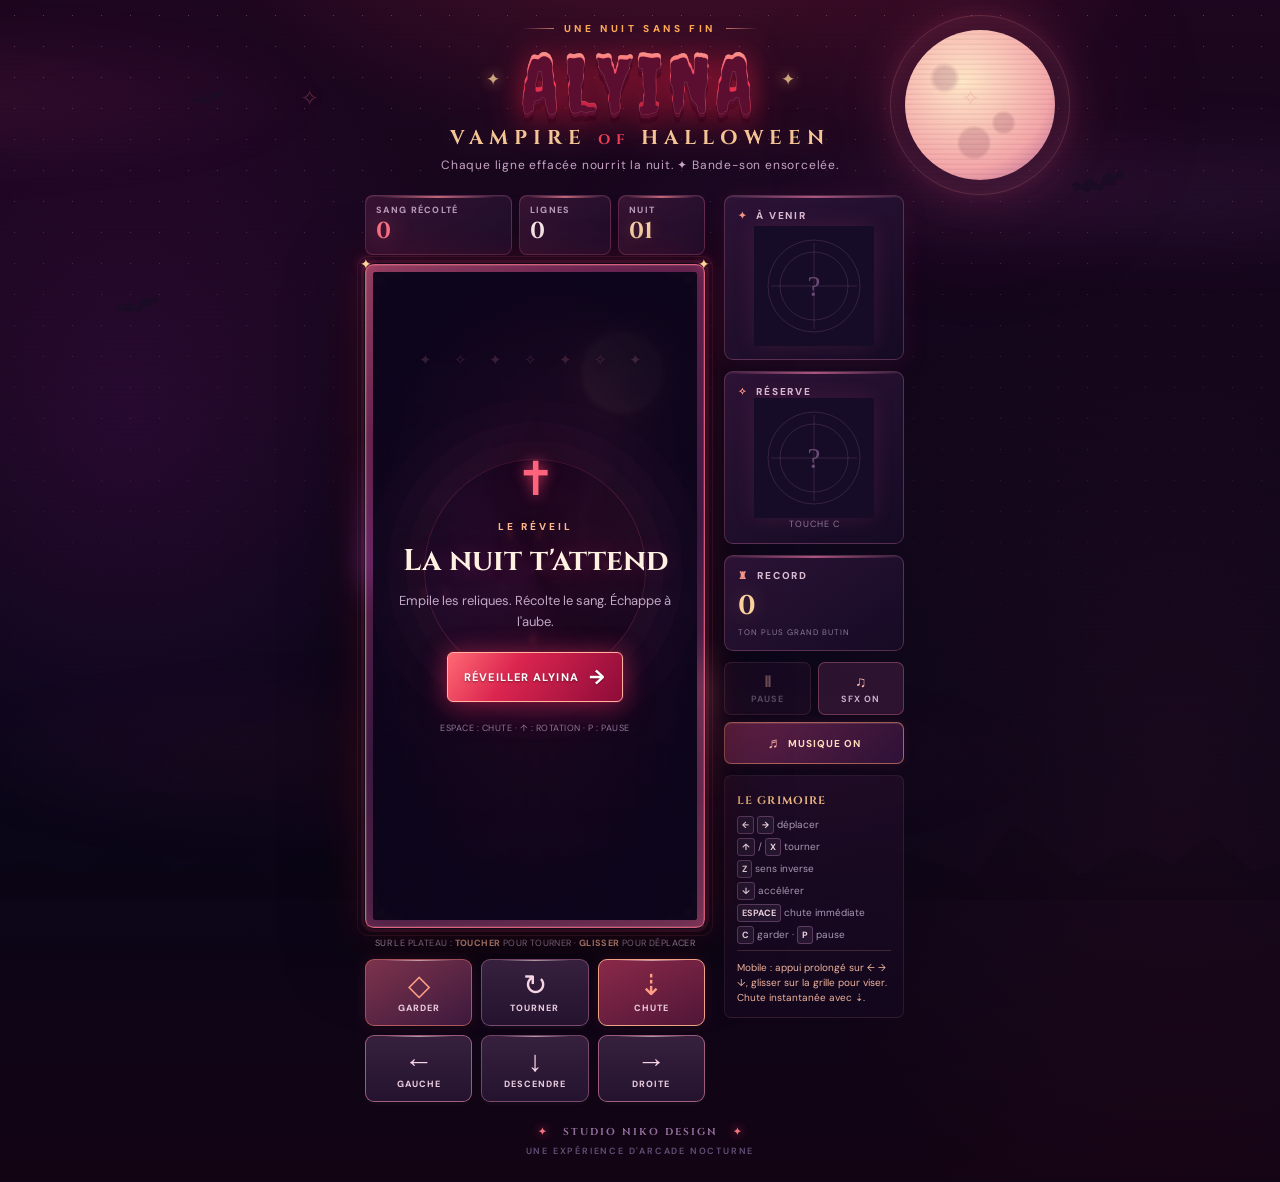
<file: alyina-vampire-of-halloween/index.html>
<!doctype html>
<html lang="fr">
<head>
  <meta charset="utf-8">
  <meta name="viewport" content="width=device-width, initial-scale=1, viewport-fit=cover">
  <meta name="theme-color" content="#10051d">
  <meta name="description" content="Alyina: Vampire of Halloween — jeu de blocs d'arcade gothique, jouable sur ordinateur et mobile.">
  <title>Alyina — Vampire of Halloween</title>
  <link rel="preconnect" href="https://fonts.googleapis.com">
  <link rel="preconnect" href="https://fonts.gstatic.com" crossorigin>
  <link href="https://fonts.googleapis.com/css2?family=Cinzel:wght@500;700;900&family=Creepster&family=DM+Sans:wght@400;500;600;700;800&display=swap" rel="stylesheet">
  <link rel="stylesheet" href="./styles.css">
  <link rel="stylesheet" href="./cinematic.css">
  <script src="./halloween-extras.js" defer></script>
  <script src="./game.js" defer></script>
</head>
<body>
  <div class="sky" aria-hidden="true"><span class="moon"></span><span class="bat bat-one">⌁</span><span class="bat bat-two">⌁</span><span class="bat bat-three">⌁</span></div>
  <div class="page">
    <header class="hero">
      <p class="eyebrow"><span class="line"></span> UNE NUIT SANS FIN <span class="line"></span></p>
      <div class="title-line"><span class="fang" aria-hidden="true">✦</span><h1>ALYINA</h1><span class="fang" aria-hidden="true">✦</span></div>
      <p class="subtitle">VAMPIRE <em>OF</em> HALLOWEEN</p>
      <p class="tagline">Chaque ligne effacée nourrit la nuit. <span aria-hidden="true">✦</span> Bande-son ensorcelée.</p>
    </header>
    <main class="game-shell">
      <section class="play-column" aria-label="Terrain de jeu">
        <div class="stats">
          <div class="stat"><span>SANG RÉCOLTÉ</span><strong id="score">0</strong></div>
          <div class="stat"><span>LIGNES</span><strong id="lines">0</strong></div>
          <div class="stat"><span>NUIT</span><strong id="level">01</strong></div>
        </div>
        <div class="board-frame">
          <div class="board-glow" aria-hidden="true"></div>
          <canvas id="board" width="300" height="600" aria-label="Plateau de dix colonnes sur vingt lignes"></canvas>
          <div id="overlay" class="overlay">
            <div class="overlay-content">
              <span class="overlay-sigil" aria-hidden="true">✝</span>
              <p class="overlay-overline" id="overlay-kicker">LE RÉVEIL</p>
              <h2 id="overlay-title">La nuit t'attend</h2>
              <p id="overlay-message">Empile les reliques. Récolte le sang. Échappe à l'aube.</p>
              <button id="primary-button" class="primary-button" type="button">RÉVEILLER ALYINA <span aria-hidden="true">→</span></button>
              <p class="overlay-hint">ESPACE : CHUTE · ↑ : ROTATION · P : PAUSE</p>
            </div>
          </div>
        </div>
        <p class="gesture-tip">SUR LE PLATEAU : <strong>TOUCHER</strong> POUR TOURNER · <strong>GLISSER</strong> POUR DÉPLACER</p>
        <div class="touch-controls" aria-label="Commandes tactiles">
          <button class="control special" type="button" data-action="hold" aria-label="Réserver la pièce" title="Réserver (C)"><span>◇</span><small>GARDER</small></button>
          <button class="control" type="button" data-action="rotate" aria-label="Tourner la pièce" title="Rotation (↑)"><span>↻</span><small>TOURNER</small></button>
          <button class="control special" type="button" data-action="hard-drop" aria-label="Chute instantanée" title="Chute instantanée (Espace)"><span>⇣</span><small>CHUTE</small></button>
          <button class="control" type="button" data-action="left" aria-label="Déplacer à gauche" title="Gauche (←)"><span>←</span><small>GAUCHE</small></button>
          <button class="control" type="button" data-action="down" aria-label="Descendre plus vite" title="Descendre (↓)"><span>↓</span><small>DESCENDRE</small></button>
          <button class="control" type="button" data-action="right" aria-label="Déplacer à droite" title="Droite (→)"><span>→</span><small>DROITE</small></button>
        </div>
      </section>
      <aside class="sidebar" aria-label="Informations et options">
        <div class="side-card coming">
          <div class="card-heading"><span class="diamond">✦</span> À VENIR</div>
          <canvas id="next" width="120" height="120" aria-label="Prochaine pièce"></canvas>
        </div>
        <div class="side-card reserve">
          <div class="card-heading"><span class="diamond">✧</span> RÉSERVE</div>
          <canvas id="hold" width="120" height="120" aria-label="Pièce mise en réserve"></canvas>
          <p class="tiny">TOUCHE C</p>
        </div>
        <div class="side-card best-card">
          <div class="card-heading"><span class="diamond">♜</span> RECORD</div>
          <strong id="best">0</strong>
          <p class="tiny">TON PLUS GRAND BUTIN</p>
        </div>
        <div class="options">
          <button id="pause-button" type="button" class="option-button" aria-label="Mettre le jeu en pause" disabled>Ⅱ <span>PAUSE</span></button>
          <button id="sound-button" type="button" class="option-button" aria-pressed="true" aria-label="Désactiver les effets sonores">♫ <span>SFX ON</span></button>
          <button id="music-button" type="button" class="option-button" aria-pressed="true" aria-label="Désactiver la musique">♬ <span>MUSIQUE ON</span></button>
        </div>
        <div class="help-card">
          <span class="help-title">LE GRIMOIRE</span>
          <p><kbd>←</kbd> <kbd>→</kbd> déplacer</p>
          <p><kbd>↑</kbd> / <kbd>X</kbd> tourner</p>
          <p><kbd>Z</kbd> sens inverse</p>
          <p><kbd>↓</kbd> accélérer</p>
          <p><kbd>ESPACE</kbd> chute immédiate</p>
          <p><kbd>C</kbd> garder · <kbd>P</kbd> pause</p>
          <p class="help-touch">Mobile : appui prolongé sur ← → ↓, glisser sur la grille pour viser. Chute instantanée avec ⇣.</p>
        </div>
      </aside>
    </main>
    <footer><span>✦</span> STUDIO NIKO DESIGN <span>✦</span> <small>UNE EXPÉRIENCE D'ARCADE NOCTURNE</small></footer>
  </div>
  <div id="announcer" class="sr-only" role="status" aria-live="polite"></div>
</body>
</html>
</file>
<file: alyina-vampire-of-halloween/styles.css>
:root{
  color-scheme:dark;
  --ink:#10051d;--panel:#1d0d2d;--red:#ef3e55;--blood:#c61236;
  --orange:#ffab56;--gold:#eac18c;--violet:#8c61cb;--soft:#c9b4d5;
  --edge:rgba(230,175,195,.2);
}
*{box-sizing:border-box}
html{min-height:100%;background:var(--ink)}
body{margin:0;min-height:100vh;font-family:"DM Sans",Arial,sans-serif;color:#f8eafa;background:
  radial-gradient(ellipse at 50% -12%,rgba(143,30,79,.4),transparent 48%),
  radial-gradient(ellipse at 88% 36%,rgba(74,29,106,.24),transparent 39%),
  linear-gradient(160deg,#130519,#0a0716 70%,#1a081b);overflow-x:hidden}
body::before{content:"";position:fixed;inset:0;pointer-events:none;opacity:.32;background-image:radial-gradient(#dca7c9 0.65px,transparent 0.8px);background-size:29px 31px;mask-image:linear-gradient(#000,transparent 85%)}
button{font:inherit;cursor:pointer}
button:focus-visible{outline:3px solid var(--orange);outline-offset:3px}
button:disabled{opacity:.4;cursor:not-allowed}
.sky{position:fixed;inset:0;pointer-events:none;overflow:hidden;z-index:0}
.moon{position:absolute;top:30px;left:calc(50% + 265px);width:150px;height:150px;border-radius:50%;
  background:radial-gradient(circle at 39% 35%,#ffe6c7,#f4a7a9 65%,#ad5a91);
  box-shadow:0 0 45px 20px rgba(237,102,141,.15),0 0 140px 40px rgba(174,43,88,.10);
  opacity:.74}
.moon::after{content:"";position:absolute;inset:24px;border-radius:50%;box-shadow:22px 8px 0 6px rgba(128,65,97,.15),-26px 36px 0 -5px rgba(134,63,94,.12)}
.bat{position:absolute;font-size:55px;font-family:serif;color:rgba(11,5,23,.7);transform:rotate(-20deg) scaleX(2);text-shadow:0 4px 3px rgba(0,0,0,.3)}
.bat-one{top:170px;right:12%}.bat-two{top:90px;left:15%;font-size:28px}.bat-three{top:295px;left:9%;font-size:41px}
.page{position:relative;z-index:1;width:min(100% - 30px,680px);margin:0 auto;padding:22px 0 24px}
.hero{text-align:center;margin:0 auto 22px}
.eyebrow{display:flex;align-items:center;justify-content:center;gap:10px;color:var(--orange);font-size:10px;letter-spacing:3.6px;font-weight:800;margin:0 0 2px}
.eyebrow .line{width:32px;height:1px;background:linear-gradient(90deg,transparent,#c8756d)}
.eyebrow .line:last-child{transform:rotate(180deg)}
.title-line{display:flex;align-items:center;justify-content:center;gap:22px}
.title-line h1{font:clamp(52px,10vw,82px)/1 "Creepster",Georgia,serif;letter-spacing:6px;color:#ec4a58;margin:5px 0 -3px;
  text-shadow:0 4px 0 #5c0e30,0 6px 22px rgba(224,31,63,.35)}
.fang{font-size:17px;color:var(--gold);opacity:.85}
.subtitle{font:700 clamp(13px,2.6vw,20px)/1.2 "Cinzel",Georgia,serif;letter-spacing:6px;color:#f4c494;margin:5px 0 7px}
.subtitle em{font-style:normal;font-size:.7em;color:var(--red)}
.tagline{font-size:12px;letter-spacing:.8px;color:#ad93b9;margin:0}
.game-shell{max-width:550px;margin:auto;display:grid;grid-template-columns:minmax(0,340px) minmax(0,180px);align-items:start;gap:19px}
.play-column{min-width:0}
.stats{display:grid;grid-template-columns:1.35fr .85fr .8fr;gap:7px;margin-bottom:9px}
.stat{min-width:0;border:1px solid var(--edge);border-radius:8px;padding:8px 10px 7px;
  background:linear-gradient(140deg,rgba(69,26,59,.72),rgba(31,15,47,.85));box-shadow:inset 0 1px rgba(255,255,255,.06)}
.stat span{display:block;white-space:nowrap;font-size:9px;letter-spacing:1.3px;color:#b99ebc;font-weight:800}
.stat strong{display:block;font:700 23px/1.25 "Cinzel",Georgia,serif;color:#fff0f1;margin-top:2px;font-variant-numeric:tabular-nums}
.stat:first-child strong{color:#ff6975}
.board-frame{position:relative;padding:7px;border:1px solid rgba(242,92,119,.51);
  border-radius:9px;background:linear-gradient(125deg,#54253e,#21132f 70%,#623458);
  box-shadow:0 0 0 3px rgba(233,62,79,.06),0 20px 60px rgba(0,0,0,.55),0 0 38px rgba(205,22,58,.15)}
.board-frame::before,.board-frame::after{content:"✦";position:absolute;top:-10px;color:var(--orange);font-size:14px;z-index:3}
.board-frame::before{left:-6px}.board-frame::after{right:-6px}
.board-glow{position:absolute;inset:-9px;pointer-events:none;border:1px solid rgba(240,99,111,.10);border-radius:11px}
#board{width:100%;height:auto;aspect-ratio:1/2;display:block;background:#10091b;border-radius:3px;touch-action:none;cursor:crosshair}
.overlay{position:absolute;inset:7px;display:grid;place-items:center;z-index:4;padding:15px;text-align:center;
  background:radial-gradient(ellipse at center,rgba(35,6,31,.84),rgba(13,5,27,.95) 72%);
  backdrop-filter:blur(2px);border-radius:3px}
.overlay[hidden]{display:none}
.overlay-content{max-width:290px}
.overlay-sigil{display:block;font-size:42px;line-height:1;color:var(--red);text-shadow:0 0 22px rgba(235,53,84,.6);margin-bottom:17px}
.overlay-overline{letter-spacing:3px;color:#ffb88d;font-size:10px;font-weight:800;margin:0 0 10px}
.overlay h2{font:700 clamp(20px,4.5vw,30px)/1.2 "Cinzel",Georgia,serif;color:#fff1e1;margin:0 0 12px}
.overlay p:not(.overlay-overline):not(.overlay-hint){font-size:13px;line-height:1.6;color:#c2a9c6;margin:0 0 20px}
.primary-button{display:inline-flex;justify-content:center;align-items:center;gap:10px;min-height:46px;max-width:100%;padding:11px 16px;
  font-size:11px;font-weight:800;letter-spacing:1.1px;border:1px solid #ff8784;border-radius:6px;color:white;
  background:linear-gradient(145deg,#ed445b,#a91740);box-shadow:0 8px 28px rgba(223,36,69,.3);transition:transform .12s,filter .12s}
.primary-button:hover{filter:brightness(1.18);transform:translateY(-2px)}
.primary-button:active{transform:translateY(1px)}
.primary-button span{font-size:20px}
.overlay-hint{font-size:9px;color:#967d9e;line-height:1.5;margin:20px 0 0;letter-spacing:.5px}
.sidebar{min-width:0;display:grid;gap:11px}
.side-card{padding:13px;background:linear-gradient(145deg,rgba(47,20,56,.93),rgba(22,11,37,.97));
  border:1px solid var(--edge);border-radius:9px;box-shadow:inset 0 1px rgba(255,255,255,.05)}
.card-heading{font-size:10px;color:#d9bbd2;font-weight:800;letter-spacing:1.7px;white-space:nowrap}
.diamond{color:#f69688;margin-right:5px}
.side-card canvas{display:block;margin:4px auto 0;width:min(100%,120px);height:auto;aspect-ratio:1}
.tiny{font-size:9px;color:#8c789b;letter-spacing:1px;text-align:center;margin:0}
.reserve canvas{margin-top:0}
.best-card strong{display:block;margin:10px 0 5px;font:700 clamp(18px,3vw,27px)/1.1 "Cinzel",Georgia,serif;color:#fbd29b;overflow-wrap:anywhere}
.best-card .tiny{text-align:left;font-size:8px}
.options{display:grid;grid-template-columns:1fr 1fr;gap:7px}
.option-button{border-radius:7px;padding:9px 5px;border:1px solid rgba(220,123,142,.36);background:rgba(61,28,60,.64);
  color:#ffb6ab;font-size:15px;font-weight:700;min-height:42px}
.option-button span{display:block;font-size:9px;letter-spacing:1px;margin-top:1px;color:#c7afca}
.option-button:hover:not(:disabled){background:rgba(115,49,81,.85)}
.help-card{border:1px solid rgba(222,166,150,.11);border-radius:7px;padding:12px;background:rgba(19,8,32,.5)}
.help-title{font:700 11px "Cinzel",serif;color:#e5b17e;letter-spacing:1.1px}
.help-card p{color:#aa98b5;font-size:10px;margin:9px 0 0;line-height:1.3}
kbd{font:700 9px "DM Sans",sans-serif;color:#f2d7e3;border:1px solid #5d3b61;border-radius:3px;padding:2px 4px;background:#261630}
.touch-controls{display:grid;grid-template-columns:repeat(3,minmax(0,1fr));gap:8px;margin-top:12px;touch-action:manipulation}
.control{display:flex;flex-direction:column;justify-content:center;align-items:center;gap:2px;min-height:62px;
  color:#e8cbdc;border:1px solid rgba(217,148,173,.34);border-radius:9px;
  background:linear-gradient(180deg,#36203e,#24132f);box-shadow:0 3px 0 #120817;user-select:none;
  -webkit-user-select:none;-webkit-tap-highlight-color:transparent;touch-action:none}
.control span{font:400 27px/1 sans-serif;color:#f6d4e4}
.control small{font-size:9px;font-weight:800;letter-spacing:1px}
.control.special{border-color:rgba(245,129,116,.50);background:linear-gradient(170deg,#60243d,#39172f)}
.control.special span{color:#ff9f87}
.control:is(:active,.held){transform:translateY(2px);box-shadow:0 1px 0 #120817;filter:brightness(1.3)}
footer{text-align:center;margin:23px auto 0;font:700 10px "Cinzel",serif;letter-spacing:2px;color:#936f9d}
footer span{color:#da6575;margin:0 10px}
footer small{display:block;font:600 9px "DM Sans",sans-serif;letter-spacing:1.8px;color:#644f76;margin-top:6px}
.sr-only{position:absolute;width:1px;height:1px;overflow:hidden;clip:rect(0,0,0,0);white-space:nowrap}
@media(max-width:600px){
  .page{width:calc(100% - 18px);padding-top:14px}
  .hero{margin-bottom:16px}
  .eyebrow{font-size:9px;letter-spacing:2.5px}
  .title-line h1{font-size:clamp(51px,13vw,72px);letter-spacing:3px}
  .title-line{gap:11px}
  .subtitle{font-size:clamp(11px,3.2vw,16px);letter-spacing:3.3px}
  .tagline{font-size:11px}
  .game-shell{grid-template-columns:minmax(0,1fr) minmax(112px,32%);gap:9px}
  .stats{gap:4px;margin-bottom:7px}
  .stat{padding:7px 5px 6px}
  .stat span{font-size:7px;letter-spacing:.3px}
  .stat strong{font-size:clamp(16px,4.2vw,21px)}
  .board-frame{padding:4px}
  .overlay{inset:4px;padding:7px}
  .overlay-sigil{font-size:30px;margin-bottom:9px}
  .overlay-overline{font-size:8px;letter-spacing:1px}
  .overlay h2{font-size:clamp(17px,4vw,23px);margin-bottom:9px}
  .overlay p:not(.overlay-overline):not(.overlay-hint){font-size:11px;margin-bottom:12px}
  .primary-button{min-height:37px;font-size:9px;padding:7px 9px;letter-spacing:.4px}
  .overlay-hint{font-size:8px;margin-top:11px}
  .sidebar{gap:7px}
  .side-card{padding:9px 7px}
  .card-heading{font-size:8px;letter-spacing:.5px}
  .side-card canvas{width:100%}
  .tiny{font-size:7px}
  .best-card strong{font-size:19px}
  .options{gap:4px}
  .option-button{font-size:14px;padding:7px 2px}
  .option-button span{font-size:7px}
  .help-card{padding:7px 5px}
  .help-title{font-size:9px}
  .help-card p{font-size:9px;margin:7px 0 0}
  kbd{font-size:8px;padding:1px 3px}
  .touch-controls{gap:5px;margin-top:9px}
  .control{min-height:54px;border-radius:7px}
  .control span{font-size:23px}
  .control small{font-size:7px;letter-spacing:.4px}
  footer{margin-top:16px}
  .moon{left:auto;right:-57px;top:25px;width:120px;height:120px}
  .bat-one{right:4%}
}
@media(max-width:355px){
  .game-shell{grid-template-columns:minmax(0,1fr) 101px;gap:6px}
  .sidebar{gap:5px}
  .help-card p{font-size:8px}
  .overlay-hint{display:none}
  .control{min-height:49px}
}
@media(prefers-reduced-motion:reduce){*,*::before,*::after{scroll-behavior:auto!important;animation-duration:.01ms!important;transition-duration:.01ms!important}}
</file>
<file: alyina-vampire-of-halloween/cinematic.css>
/* CINEMATIC HALLOWEEN EDITION · ambient art direction
   All scenery is generated in CSS + Canvas — no heavy image downloads. */
:root{--inferno:#ff4b63;--amber:#ffc383;--witch:#a164ee}
body{background:
 radial-gradient(ellipse 590px 370px at 54% -14%,rgba(234,51,73,.28),transparent 90%),
 radial-gradient(ellipse 370px 450px at 10% 35%,rgba(119,21,119,.22),transparent 95%),
 radial-gradient(ellipse 440px 560px at 92% 65%,rgba(128,24,54,.14),transparent 92%),
 linear-gradient(180deg,#1d061f 0%,#080618 65%,#130414 100%)}
body::after{content:"";position:fixed;pointer-events:none;inset:0;z-index:0;opacity:.22;
 background:repeating-linear-gradient(180deg,transparent 0 3px,rgba(13,3,23,.24) 4px 5px);mix-blend-mode:multiply}
.sky::before{content:"";position:absolute;inset:-25% -30%;
 background:
  radial-gradient(ellipse 24% 7% at 13% 24%,rgba(191,50,117,.14),transparent 90%),
  radial-gradient(ellipse 30% 7% at 73% 31%,rgba(136,72,149,.13),transparent 90%),
  radial-gradient(ellipse 30% 8% at 42% 73%,rgba(234,43,86,.08),transparent 95%);
 filter:blur(18px);animation:nightMist 25s ease-in-out infinite alternate}
.sky::after{content:"";position:absolute;bottom:-45px;left:-2%;width:104%;height:230px;opacity:.22;
 background:linear-gradient(180deg,transparent,rgba(6,3,12,.96));
 clip-path:polygon(0 70%,4% 63%,8% 69%,11% 53%,13% 57%,15% 68%,19% 61%,22% 70%,25% 54%,27% 61%,30% 60%,34% 46%,37% 60%,41% 69%,44% 56%,49% 67%,52% 61%,56% 70%,61% 52%,64% 64%,67% 54%,71% 62%,75% 70%,78% 48%,80% 53%,83% 70%,87% 57%,90% 65%,93% 52%,96% 68%,100% 61%,100% 100%,0 100%)}
.moon{opacity:1;transform-origin:center;animation:bloodMoon 8s ease-in-out infinite}
.moon::before{content:"";position:absolute;inset:-15px;border-radius:50%;
 border:1px solid rgba(255,137,148,.21);box-shadow:0 0 18px 1px rgba(245,87,121,.08),
 inset 0 0 18px rgba(255,135,167,.09);animation:lunarOrbit 17s linear infinite}
.moon::after{content:"";position:absolute;inset:16px;border-radius:50%;
 background:radial-gradient(circle at 70% 65%,rgba(103,28,63,.17) 0 8%,transparent 11%),
 radial-gradient(circle at 20% 27%,rgba(108,41,82,.19) 0 8%,transparent 12%),
 radial-gradient(circle at 45% 82%,rgba(100,30,63,.16) 0 12%,transparent 15%);box-shadow:none}
.bat{display:block;width:54px;height:26px;font-size:0!important;
 background:#1b0b25;clip-path:polygon(0% 29%,11% 20%,17% 43%,27% 22%,39% 26%,50% 61%,61% 26%,73% 22%,83% 43%,89% 20%,100% 29%,96% 63%,85% 53%,75% 76%,62% 64%,50% 84%,38% 64%,25% 76%,15% 53%,4% 63%);
 filter:drop-shadow(0 0 12px rgba(233,73,121,.15));transform:rotate(-15deg);animation:batFlight 8s ease-in-out infinite}
.bat-two{width:33px;height:16px;animation-duration:11s;animation-delay:-3s}
.bat-three{width:45px;height:21px;animation-duration:9s;animation-delay:-4s}
.hero{position:relative}
.hero::before,.hero::after{content:"✧";position:absolute;top:61px;font-size:23px;color:rgba(243,124,135,.25);
 filter:drop-shadow(0 0 8px rgba(236,77,88,.4));animation:flicker 6s infinite}
.hero::before{left:0}.hero::after{right:0;animation-delay:2s}
.title-line h1{position:relative;color:#ff5566;
 -webkit-text-stroke:.5px rgba(255,215,199,.22);
 background:linear-gradient(180deg,#ffc7a4 0%,#ff6475 30%,#f83756 52%,#8e1738 100%);
 -webkit-background-clip:text;background-clip:text;-webkit-text-fill-color:transparent;
 filter:drop-shadow(0 5px 0 rgba(45,5,27,.8)) drop-shadow(0 0 17px rgba(234,38,72,.40));
 animation:infernalName 6s ease-in-out infinite}
.fang{animation:flicker 5s infinite;text-shadow:0 0 13px #fa9f79}
.subtitle{filter:drop-shadow(0 2px 14px rgba(255,161,119,.18))}
.tagline{color:#c6a5c4}
.board-frame{isolation:isolate;border:1px solid rgba(255,108,143,.76);
 background:linear-gradient(145deg,#8b3e61 0%,#5d224e 19%,#2b143d 55%,#673051 100%);
 box-shadow:0 0 0 1px #120917,0 0 0 4px rgba(167,48,92,.16),0 20px 75px rgba(0,0,0,.74),
 0 0 44px rgba(228,38,94,.33),inset 0 0 20px rgba(255,132,154,.14);
 animation:infernalFrame 7s ease-in-out infinite}
.board-frame::before,.board-frame::after{z-index:5;color:#ffd59b;text-shadow:0 0 12px #ff526b}
.board-glow::before{content:"";position:absolute;inset:-4px;border-radius:12px;pointer-events:none;
 background:conic-gradient(from 25deg at 50% 50%,transparent 0 22%,rgba(255,135,143,.18) 26%,transparent 32% 67%,rgba(186,76,225,.20) 71%,transparent 80%);
 z-index:-1;filter:blur(10px);animation:relicAura 15s linear infinite}
.board-glow::after{content:"";position:absolute;inset:8px;border:1px solid rgba(255,193,154,.16);
 border-radius:2px;box-shadow:inset 0 0 28px rgba(212,26,77,.14);pointer-events:none}
.stats .stat{position:relative;overflow:hidden;border-color:rgba(239,114,161,.26)}
.stat::before{content:"";position:absolute;width:80%;height:2px;top:0;left:10%;
 background:linear-gradient(90deg,transparent,rgba(255,138,151,.7),transparent)}
.stat:first-child strong{color:#ff728a;text-shadow:0 0 22px rgba(255,80,112,.6)}
.stat:last-child strong{color:#ffd8a9;text-shadow:0 0 14px rgba(255,156,100,.25)}
.sidebar .side-card{position:relative;overflow:hidden;border-color:rgba(229,128,162,.27)}
.side-card::before{content:"";position:absolute;inset:0 0 auto;height:2px;
 background:linear-gradient(90deg,transparent,rgba(236,115,161,.67),transparent)}
.coming{box-shadow:0 4px 25px rgba(154,33,95,.15),inset 0 1px rgba(255,255,255,.08)}
.coming canvas,.reserve canvas{filter:drop-shadow(0 0 10px rgba(209,70,129,.14))}
.best-card strong{text-shadow:0 0 20px rgba(255,176,124,.26)}
.overlay{overflow:hidden}
.overlay::before{content:"";position:absolute;z-index:0;left:50%;top:46%;width:220px;height:220px;
 border:1px solid rgba(253,94,139,.17);border-radius:50%;transform:translate(-50%,-50%);
 box-shadow:0 0 0 18px rgba(239,95,160,.018),0 0 0 37px rgba(230,114,158,.014),0 0 0 59px rgba(174,53,117,.015);
 background:conic-gradient(from 0deg,transparent,rgba(236,80,128,.07),transparent 40%,rgba(185,69,188,.08),transparent);
 animation:occultSpin 24s linear infinite}
.overlay::after{content:"✦  ✧  ✦  ✧  ✦  ✧  ✦";position:absolute;top:12%;left:50%;
 transform:translateX(-50%);font:15px Cinzel,serif;letter-spacing:9px;color:rgba(248,151,164,.17);
 white-space:nowrap;pointer-events:none}
.overlay-content{position:relative;z-index:1}
.overlay-sigil{font-size:47px;color:#ff647c;text-shadow:0 0 14px rgba(255,64,107,.8),0 0 55px rgba(239,56,124,.32);
 animation:sigilBeat 3.5s ease-in-out infinite}
.overlay h2{text-shadow:0 0 24px rgba(240,74,133,.23)}
.primary-button{position:relative;overflow:hidden;background:linear-gradient(125deg,#ff6a74 0%,#db254f 37%,#8d0b39 100%);
 border:1px solid #ffb3a0;text-shadow:0 1px 2px rgba(0,0,0,.4);
 box-shadow:0 0 0 1px rgba(118,15,49,.6),0 0 25px rgba(255,59,103,.4),0 8px 28px rgba(74,9,45,.7)}
.primary-button::before{content:"";position:absolute;inset:0;pointer-events:none;
 background:linear-gradient(115deg,transparent 0 32%,rgba(255,255,255,.21) 47%,transparent 58% 100%);
 transform:translateX(-170%);animation:buttonGleam 4.8s ease-in-out infinite}
.control{position:relative;overflow:hidden;border-color:rgba(232,137,187,.4);transition:filter .16s}
.control::before{content:"";position:absolute;top:0;left:17%;width:66%;height:1px;
 background:linear-gradient(90deg,transparent,rgba(255,230,224,.62),transparent)}
.control.special{background:linear-gradient(150deg,#7d334c,#3d193d);box-shadow:0 3px 0 #140614,0 0 13px rgba(216,49,93,.15)}
.control:is(:active,.held){filter:brightness(1.48) drop-shadow(0 0 8px rgba(248,88,129,.26))}
.help-card{background:linear-gradient(160deg,rgba(47,17,49,.54),rgba(19,8,32,.65))}
footer span{color:#f17481;text-shadow:0 0 10px #e74166}
@keyframes nightMist{from{transform:translateX(-10%) scale(1.06)}to{transform:translateX(11%) scale(1.13)}}
@keyframes bloodMoon{0%,100%{box-shadow:0 0 44px 20px rgba(237,102,141,.15),0 0 145px 45px rgba(174,43,88,.12)}
  50%{box-shadow:0 0 60px 30px rgba(237,78,107,.27),0 0 195px 58px rgba(189,35,91,.17)}}
@keyframes lunarOrbit{from{transform:rotate(0)}to{transform:rotate(360deg)}}
@keyframes batFlight{0%,100%{transform:translate(0,0) scaleX(1) rotate(-9deg)}
  25%{transform:translate(-28px,-18px) scaleX(.7) rotate(9deg)}
  50%{transform:translate(11px,9px) scaleX(1.12) rotate(-15deg)}
  75%{transform:translate(-16px,-9px) scaleX(.82) rotate(3deg)}}
@keyframes flicker{0%,94%,100%{opacity:.85}95%,97%{opacity:.27}96%,98%{opacity:1}}
@keyframes infernalName{0%,100%{filter:drop-shadow(0 5px 0 rgba(45,5,27,.8)) drop-shadow(0 0 17px rgba(234,38,72,.40))}
  50%{filter:drop-shadow(0 5px 0 rgba(45,5,27,.8)) drop-shadow(0 0 29px rgba(255,60,87,.67))}}
@keyframes infernalFrame{0%,100%{box-shadow:0 0 0 1px #120917,0 0 0 4px rgba(167,48,92,.16),0 20px 75px rgba(0,0,0,.74),0 0 44px rgba(228,38,94,.33)}
  50%{box-shadow:0 0 0 1px #120917,0 0 0 4px rgba(167,48,92,.21),0 20px 75px rgba(0,0,0,.74),0 0 58px rgba(228,38,94,.48)}}
@keyframes relicAura{from{transform:rotate(0)}to{transform:rotate(360deg)}}
@keyframes occultSpin{from{transform:translate(-50%,-50%) rotate(0)}to{transform:translate(-50%,-50%) rotate(360deg)}}
@keyframes sigilBeat{0%,100%{transform:scale(1);opacity:.87}50%{transform:scale(1.1);opacity:1}}
@keyframes buttonGleam{0%,66%,100%{transform:translateX(-180%)}80%{transform:translateX(175%)}}
@media(max-width:600px){
 .hero::before,.hero::after{top:44px;font-size:15px}
 .moon{right:-70px;top:20px}
 .overlay::before{width:180px;height:180px}
 .overlay::after{top:10%;letter-spacing:5px;font-size:11px}
}
@media(prefers-reduced-motion:reduce){
 .sky::before,.moon,.moon::before,.bat,.hero::before,.hero::after,.title-line h1,.board-frame,
 .board-glow::before,.overlay::before,.overlay-sigil,.primary-button::before{animation:none!important}
}

/* Dedicated soundtrack control — keep every button large enough on mobile. */
#music-button{grid-column:1/-1;display:flex;justify-content:center;align-items:center;gap:9px;
  border-color:rgba(255,158,119,.53);background:linear-gradient(135deg,rgba(110,37,75,.9),rgba(47,18,57,.94));
  box-shadow:inset 0 1px 0 rgba(255,212,170,.12),0 0 13px rgba(242,61,119,.1)}
#music-button span{font-size:10px;color:#ffdbbd}
#music-button[aria-pressed="false"]{opacity:.72;box-shadow:none}
@media(max-width:600px){#music-button{min-height:40px;gap:5px}#music-button span{font-size:8px}}

/* Precise mobile handling: thumb-friendly controls and gesture instructions. */
.gesture-tip{margin:9px 1px 1px;text-align:center;color:#bba6c2;font-size:9px;letter-spacing:.4px;line-height:1.55}
.gesture-tip strong{color:#ffbfa1;font-weight:800}
.touch-controls{gap:9px;margin-top:8px}
.control{min-height:67px;border-width:1.4px;touch-action:none;overscroll-behavior:contain}
.control span{font-size:29px}
.control[data-action="hard-drop"]{background:linear-gradient(155deg,#8b2949,#501637);border-color:#f1a184}
.control[data-action="left"],.control[data-action="right"]{border-color:rgba(240,141,173,.58)}
.help-touch{border-top:1px solid rgba(255,181,145,.18);padding-top:9px;color:#f0b49e!important;line-height:1.5!important}
@media(max-width:600px){.gesture-tip{font-size:8px;line-height:1.35;margin:7px 0 0}.touch-controls{gap:7px;margin-top:7px}.control{min-height:60px}.control span{font-size:26px}}
@media(max-width:355px){.control{min-height:55px}.gesture-tip{font-size:7px}}
</file>
